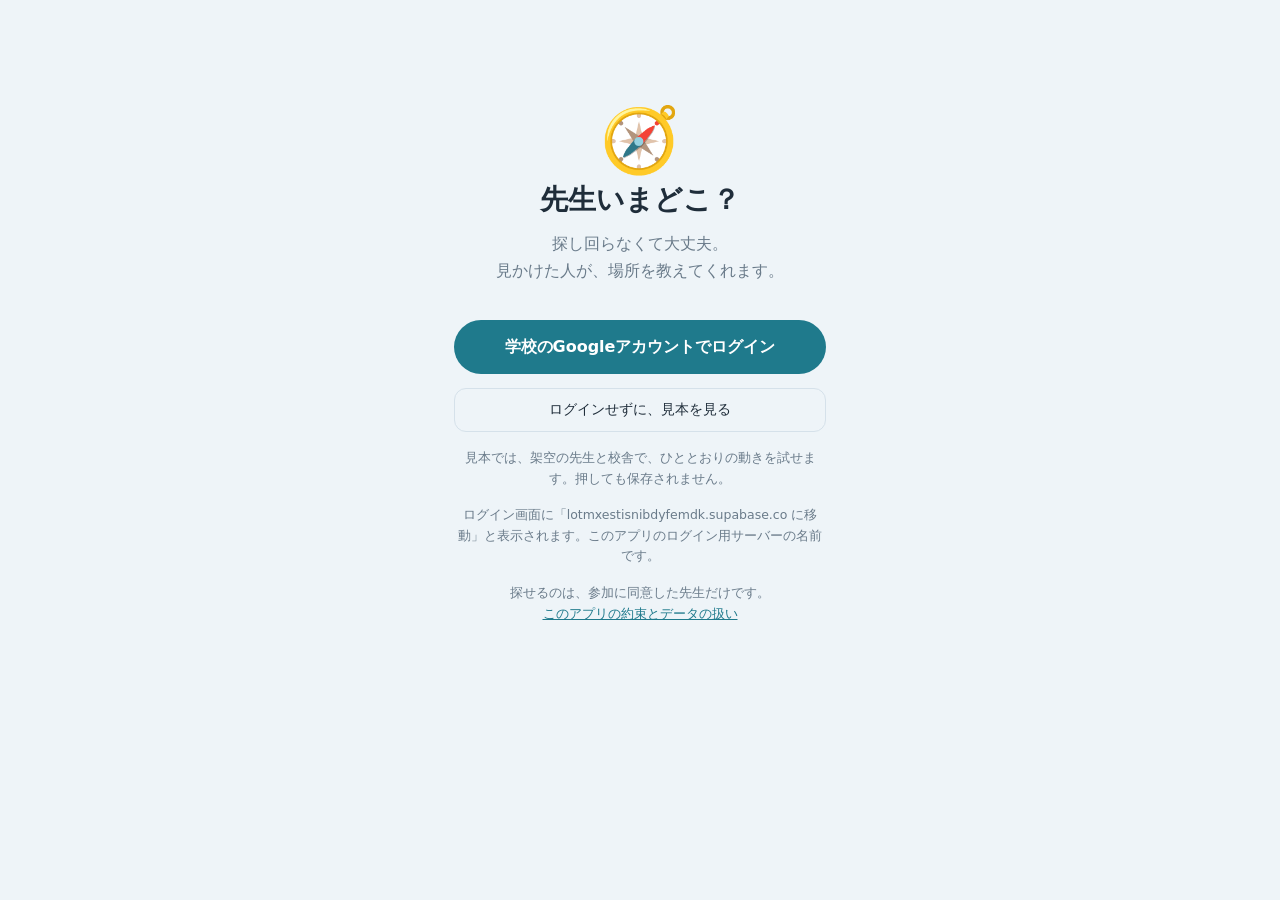
<file: index.html>
<!doctype html>
<html lang="ja">
<head>
<meta charset="utf-8">
<meta name="viewport" content="width=device-width, initial-scale=1, viewport-fit=cover">
<meta name="theme-color" content="#eef4f8">
<title>先生いまどこ？</title>
<meta name="description" content="先生を探し回る時間をなくすための、学内向けアプリ">
<link rel="manifest" href="manifest.webmanifest">
<link rel="icon" href="icon.svg" type="image/svg+xml">
<link rel="apple-touch-icon" href="icon.svg">
<link rel="stylesheet" href="style.css?v=2">
</head>
<body>
<div id="boot" class="center"><p>読み込んでいます…</p></div>

<section id="login" class="center" hidden>
  <div class="logo">🧭</div>
  <h1>先生いまどこ？</h1>
  <p class="lead">探し回らなくて大丈夫。<br>見かけた人が、場所を教えてくれます。</p>
  <button id="login-btn" class="primary">学校のGoogleアカウントでログイン</button>
  <p id="login-error" class="error" hidden></p>
  <button id="demo-btn" class="ghost wide">ログインせずに、見本を見る</button>
  <p class="small">見本では、架空の先生と校舎で、ひととおりの動きを試せます。押しても保存されません。</p>
  <p class="small">ログイン画面に「lotmxestisnibdyfemdk.supabase.co に移動」と表示されます。このアプリのログイン用サーバーの名前です。</p>
  <p class="small">探せるのは、参加に同意した先生だけです。<br><a href="privacy.html">このアプリの約束とデータの扱い</a></p>
</section>

<div id="app" hidden>
  <main>
    <p id="demo-banner" class="banner" hidden>🧪 見本モードです。先生・生徒・校舎はすべて架空で、押しても保存されません。<button id="demo-exit" class="linkbtn">ログイン画面へ</button></p>
    <p id="hours" class="banner" hidden>いまは使える時間外です（月〜土の7時〜19時に使えます）。</p>

    <section id="view-find" class="view">
      <header><p class="eyebrow">さがす</p><h1>どの先生に、会いたい？</h1></header>
      <div id="my-searches"></div>
      <input id="filter" placeholder="先生の名前でしぼりこむ" autocomplete="off">
      <div id="teachers"></div>
    </section>

    <section id="view-answer" class="view" hidden>
      <header><p class="eyebrow">こたえる</p><h1>見かけた先生は、いますか？</h1></header>
      <p class="note">だれかが探している先生だけが、ここに出ます。見かけていなければ、何もしなくて大丈夫です。</p>
      <div id="requests"></div>
    </section>

    <section id="view-teacher" class="view" hidden>
      <header><p class="eyebrow">先生用</p><h1>参加と、いまの状況</h1></header>
      <div id="teacher"></div>
    </section>

    <section id="view-me" class="view" hidden>
      <header><p class="eyebrow">設定</p><h1>このアプリの約束</h1></header>
      <div class="card">
        <ul class="rules">
          <li>探せるのは、参加に同意した先生だけです。</li>
          <li>先生が「いまは探さないで」にしている間は、探せません。</li>
          <li>場所を知らせられるのは、だれかが探しているときだけです。</li>
          <li>知らせた場所は、探している人と先生本人にだけ届き、2時間で消えます。</li>
          <li>うその場所を知らせない。見かけたときだけ答える。</li>
          <li>先生を追いかけたり、休憩中に呼び止めたりするために使わない。</li>
        </ul>
      </div>
      <div id="admin"></div>
      <div class="row">
        <a class="ghost" href="privacy.html">約束とデータの扱い</a>
        <button id="logout-btn" class="ghost">ログアウト</button>
      </div>
      <p class="small" id="ver"></p>
    </section>
  </main>

  <nav id="tabs">
    <button data-view="find" class="on"><span>🔍</span>さがす</button>
    <button data-view="answer"><span>🙋</span>こたえる<i id="badge" hidden></i></button>
    <button data-view="teacher" id="tab-teacher" hidden><span>🧑‍🏫</span>先生用</button>
    <button data-view="me"><span>⚙️</span>設定</button>
  </nav>
</div>

<!-- 場所を選ぶ -->
<div id="picker" class="sheet" hidden>
  <div class="sheet-body">
    <div class="sheet-head"><b id="picker-title"></b><button id="picker-close" class="x" aria-label="閉じる">×</button></div>
    <div class="seg" id="floor-seg"></div>
    <div id="map"></div>
    <div id="others" class="chips"></div>
    <p id="picked" class="picked">地図の部屋を押して、場所を選んでください。</p>
    <div id="ago-row" class="row3" hidden>
      <button data-ago="0" class="primary sm">たった今</button>
      <button data-ago="30" class="primary sm">30分くらい前</button>
      <button data-ago="60" class="primary sm">1時間くらい前</button>
    </div>
    <button id="picker-ok" class="primary" hidden>この場所にする</button>
  </div>
</div>

<div id="toast" hidden role="status"></div>
<script src="vendor/supabase.js"></script>
<script src="app.js?v=2"></script>
</body>
</html>
</file>
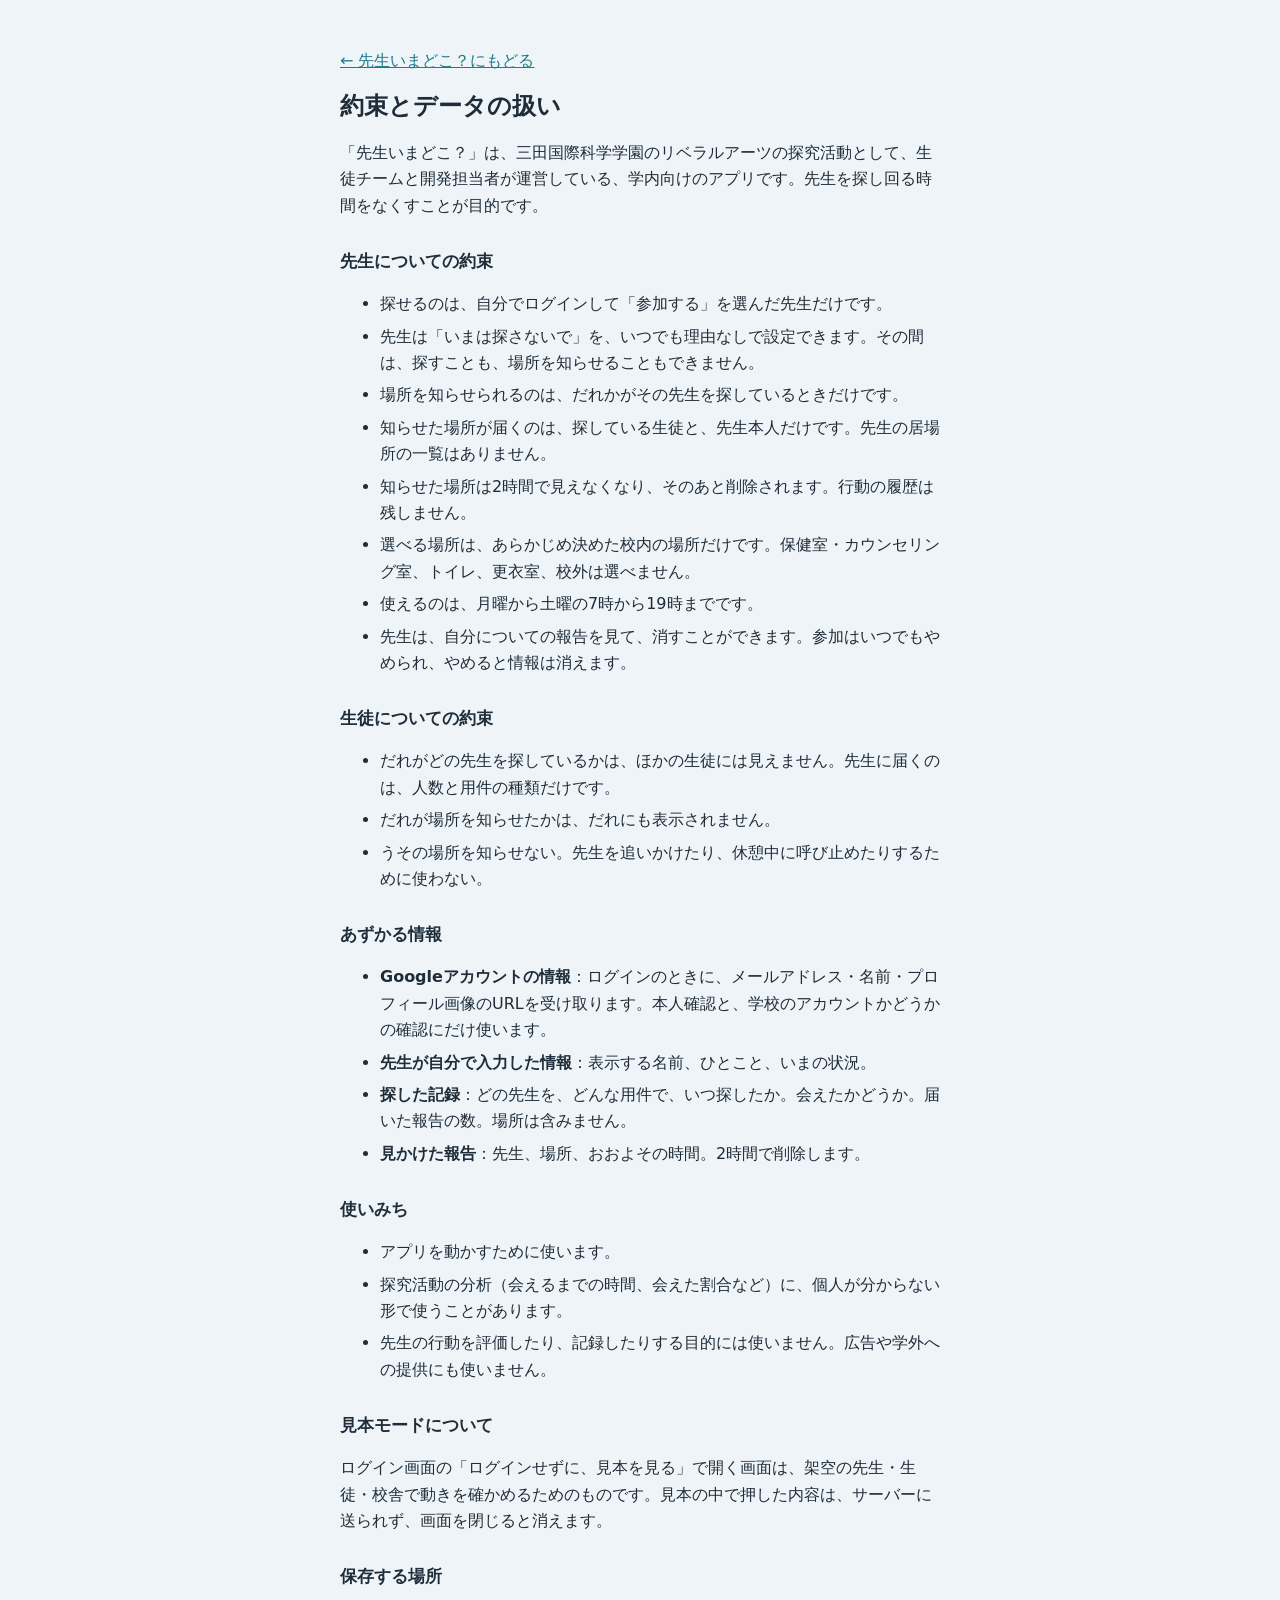
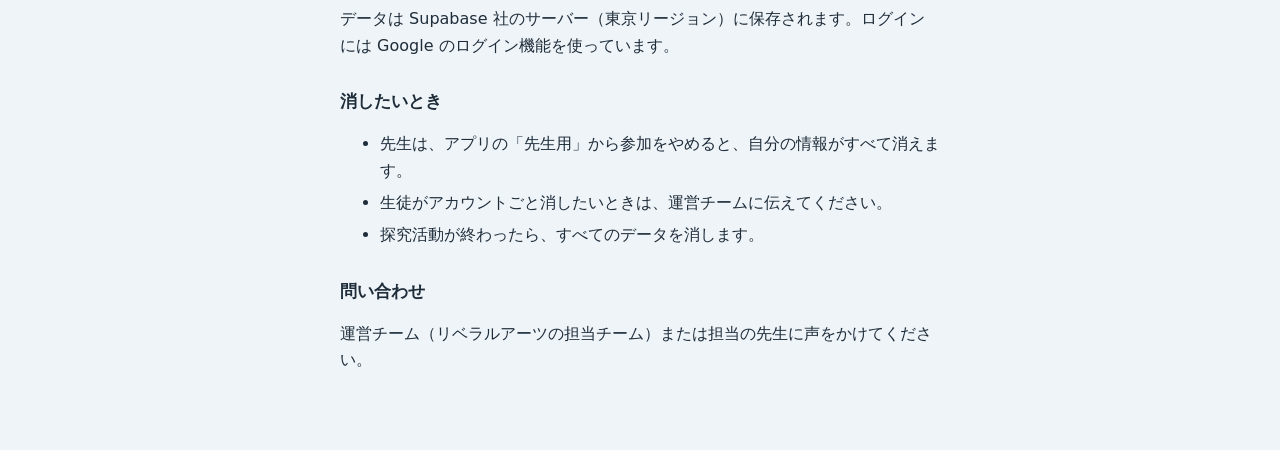
<file: privacy.html>
<!doctype html>
<html lang="ja">
<head>
<meta charset="utf-8">
<meta name="viewport" content="width=device-width, initial-scale=1">
<title>約束とデータの扱い｜先生いまどこ？</title>
<link rel="icon" href="icon.svg" type="image/svg+xml">
<link rel="stylesheet" href="style.css?v=2">
</head>
<body>
<div class="doc">
<p><a href="./">← 先生いまどこ？にもどる</a></p>
<h1>約束とデータの扱い</h1>
<p>「先生いまどこ？」は、三田国際科学学園のリベラルアーツの探究活動として、生徒チームと開発担当者が運営している、学内向けのアプリです。先生を探し回る時間をなくすことが目的です。</p>

<h2>先生についての約束</h2>
<ul>
  <li>探せるのは、自分でログインして「参加する」を選んだ先生だけです。</li>
  <li>先生は「いまは探さないで」を、いつでも理由なしで設定できます。その間は、探すことも、場所を知らせることもできません。</li>
  <li>場所を知らせられるのは、だれかがその先生を探しているときだけです。</li>
  <li>知らせた場所が届くのは、探している生徒と、先生本人だけです。先生の居場所の一覧はありません。</li>
  <li>知らせた場所は2時間で見えなくなり、そのあと削除されます。行動の履歴は残しません。</li>
  <li>選べる場所は、あらかじめ決めた校内の場所だけです。保健室・カウンセリング室、トイレ、更衣室、校外は選べません。</li>
  <li>使えるのは、月曜から土曜の7時から19時までです。</li>
  <li>先生は、自分についての報告を見て、消すことができます。参加はいつでもやめられ、やめると情報は消えます。</li>
</ul>

<h2>生徒についての約束</h2>
<ul>
  <li>だれがどの先生を探しているかは、ほかの生徒には見えません。先生に届くのは、人数と用件の種類だけです。</li>
  <li>だれが場所を知らせたかは、だれにも表示されません。</li>
  <li>うその場所を知らせない。先生を追いかけたり、休憩中に呼び止めたりするために使わない。</li>
</ul>

<h2>あずかる情報</h2>
<ul>
  <li><b>Googleアカウントの情報</b>：ログインのときに、メールアドレス・名前・プロフィール画像のURLを受け取ります。本人確認と、学校のアカウントかどうかの確認にだけ使います。</li>
  <li><b>先生が自分で入力した情報</b>：表示する名前、ひとこと、いまの状況。</li>
  <li><b>探した記録</b>：どの先生を、どんな用件で、いつ探したか。会えたかどうか。届いた報告の数。場所は含みません。</li>
  <li><b>見かけた報告</b>：先生、場所、おおよその時間。2時間で削除します。</li>
</ul>

<h2>使いみち</h2>
<ul>
  <li>アプリを動かすために使います。</li>
  <li>探究活動の分析（会えるまでの時間、会えた割合など）に、個人が分からない形で使うことがあります。</li>
  <li>先生の行動を評価したり、記録したりする目的には使いません。広告や学外への提供にも使いません。</li>
</ul>

<h2>見本モードについて</h2>
<p>ログイン画面の「ログインせずに、見本を見る」で開く画面は、架空の先生・生徒・校舎で動きを確かめるためのものです。見本の中で押した内容は、サーバーに送られず、画面を閉じると消えます。</p>

<h2>保存する場所</h2>
<p>データは Supabase 社のサーバー（東京リージョン）に保存されます。ログインには Google のログイン機能を使っています。</p>

<h2>消したいとき</h2>
<ul>
  <li>先生は、アプリの「先生用」から参加をやめると、自分の情報がすべて消えます。</li>
  <li>生徒がアカウントごと消したいときは、運営チームに伝えてください。</li>
  <li>探究活動が終わったら、すべてのデータを消します。</li>
</ul>

<h2>問い合わせ</h2>
<p>運営チーム（リベラルアーツの担当チーム）または担当の先生に声をかけてください。</p>
</div>
</body>
</html>
</file>
<file: style.css>
:root {
  --bg: #eef4f8; --card: #ffffff; --line: #d5e1ea; --text: #1f2d3a; --mute: #6a7b8a;
  --accent: #1f7a8c; --accent-ink: #ffffff; --soft: #dff0f3; --warn: #b8502f; --hot: #f2a33a;
}
* { box-sizing: border-box; -webkit-tap-highlight-color: transparent; }
html, body { margin: 0; min-height: 100%; }
body { background: var(--bg); color: var(--text); line-height: 1.65;
  font-family: "Hiragino Maru Gothic ProN", "Hiragino Sans", "Noto Sans JP", "Yu Gothic", system-ui, sans-serif; }
[hidden] { display: none !important; }
button, input, select { font: inherit; color: inherit; }
button { cursor: pointer; }
a { color: var(--accent); }
.center { max-width: 420px; margin: 0 auto; padding: 12vh 24px 40px; text-align: center; }
.logo { font-size: 64px; line-height: 1; margin-bottom: 8px; }
.center h1 { font-size: 28px; margin: 0 0 12px; }
.lead { color: var(--mute); margin: 0 0 28px; }
.small { font-size: 12.5px; color: var(--mute); margin: 16px 0 0; }
.error { color: var(--warn); font-size: 14px; background: #fbe9e2; border-radius: 12px; padding: 10px 14px; }
.banner { background: #fff3d6; border: 1px solid #f0d9a0; border-radius: 12px; padding: 10px 14px; font-size: 13.5px; margin: 0 0 12px; }
main { max-width: 560px; margin: 0 auto; padding: calc(18px + env(safe-area-inset-top)) 16px 110px; }
header { margin: 8px 4px 16px; }
.eyebrow { color: var(--accent); font-size: 13px; letter-spacing: .1em; margin: 0 0 4px; font-weight: 600; }
h1 { font-size: 24px; line-height: 1.4; margin: 0; }
h2 { font-size: 15px; margin: 0 0 8px; }
.note { font-size: 13px; color: var(--mute); margin: -4px 4px 14px; }
.card { background: var(--card); border: 1px solid var(--line); border-radius: 18px; padding: 16px; margin-bottom: 12px; }
.card.hot { border-color: var(--hot); box-shadow: 0 0 0 2px #f2a33a33; }
input, select { width: 100%; background: #fff; border: 1px solid var(--line); border-radius: 12px; padding: 12px; }
input:focus, select:focus { outline: 2px solid var(--accent); outline-offset: 1px; }
#filter { margin-bottom: 12px; }
label { display: block; font-size: 14px; font-weight: 600; margin: 10px 0 6px; }
.row { display: flex; gap: 8px; flex-wrap: wrap; align-items: center; }
.row input { flex: 1; min-width: 0; }
.row3 { display: grid; grid-template-columns: repeat(3, 1fr); gap: 6px; }
.primary { width: 100%; min-height: 54px; border: 0; border-radius: 27px; margin-top: 8px; background: var(--accent); color: var(--accent-ink); font-size: 16px; font-weight: 700; }
.primary.sm { min-height: 48px; font-size: 13.5px; border-radius: 14px; padding: 4px; }
.primary:disabled { opacity: .45; }
.ghost { display: inline-flex; align-items: center; justify-content: center; text-decoration: none; background: transparent; border: 1px solid var(--line); border-radius: 12px; min-height: 44px; padding: 8px 14px; font-size: 14px; color: var(--text); }
.ghost.warn { color: var(--warn); }
.ghost.on { background: var(--soft); border-color: var(--accent); color: var(--accent); font-weight: 700; }
.ghost:disabled { opacity: .5; }
.ghost.wide { width: 100%; margin-top: 14px; }
.linkbtn { background: none; border: 0; padding: 0 2px; color: var(--accent); text-decoration: underline; font-size: inherit; }
.chips { display: flex; gap: 6px; flex-wrap: wrap; margin-top: 8px; }
.chips p { width: 100%; margin: 0; font-size: 13px; color: var(--mute); }
.t-head { display: flex; align-items: center; gap: 10px; }
.t-head .sp { flex: 1; }
.t-name { font-size: 17px; font-weight: 700; }
.t-note { font-size: 12.5px; color: var(--mute); }
.status { font-size: 13.5px; background: var(--soft); border-radius: 12px; padding: 8px 12px; margin: 10px 0 0; }
.status.off { background: #f1f1f1; color: var(--mute); }
.status small { color: var(--mute); }
.sight { list-style: none; margin: 10px 0 0; padding: 0; }
.sight li { display: flex; gap: 8px; align-items: center; padding: 8px 0; border-top: 1px dashed var(--line); font-size: 14.5px; }
.sight li b { flex: 1; }
.sight li span { color: var(--mute); font-size: 12.5px; white-space: nowrap; }
.waiting { font-size: 13.5px; color: var(--mute); margin: 10px 0 0; }
.rules { margin: 0; padding-left: 20px; font-size: 14px; }
.rules li { margin-bottom: 4px; }
.empty { text-align: center; color: var(--mute); padding: 30px 12px; font-size: 14px; }
.x { background: none; border: 0; color: var(--mute); font-size: 22px; min-width: 40px; min-height: 40px; padding: 0; }
.seg { display: flex; gap: 6px; margin-bottom: 8px; }
.seg button { flex: 1; min-height: 40px; border-radius: 10px; border: 1px solid var(--line); background: #fff; font-size: 14px; }
.seg button.on { background: var(--accent); color: #fff; border-color: var(--accent); font-weight: 700; }
/* 地図 */
.fmap { width: 100%; height: auto; display: block; background: #f7fafc; border: 1px solid var(--line); border-radius: 14px; touch-action: manipulation; }
.fmap .room rect { stroke: #ffffff; stroke-width: 1.5; }
.fmap .room text { font-size: 9px; text-anchor: middle; fill: #1f2d3a; pointer-events: none; font-weight: 600; }
.fmap .room .num { font-size: 6.5px; fill: #5b6b78; font-weight: 400; }
.fmap .room.sel-able { cursor: pointer; }
.fmap .k-jhs rect { fill: #cfe6f5; } .fmap .k-shs rect { fill: #f6d9c4; } .fmap .k-staff rect { fill: #cfe9cf; }
.fmap .k-special rect { fill: #ffffff; stroke: #9fb1bf; } .fmap .k-common rect { fill: #f3ecd0; } .fmap .k-closed rect { fill: #e6e6e6; }
.fmap .k-closed text { fill: #9aa3aa; }
.fmap .room.picked rect { fill: var(--accent); stroke: #0e4b57; } .fmap .room.picked text { fill: #fff; }
.fmap .room.seen rect { stroke: var(--hot); stroke-width: 3; }
.fmap .pin { fill: var(--hot); stroke: #fff; stroke-width: 1.5; } .fmap .pin-t { font-size: 8px; fill: #fff; text-anchor: middle; font-weight: 700; pointer-events: none; }
.fmap .star { font-size: 13px; text-anchor: middle; pointer-events: none; }
.legend { font-size: 11.5px; color: var(--mute); margin: 6px 2px 0; }
.sheet { position: fixed; inset: 0; z-index: 30; background: #1f2d3a66; display: flex; align-items: flex-end; justify-content: center; }
.sheet-body { background: var(--bg); width: 100%; max-width: 560px; max-height: 94vh; overflow: auto; border-radius: 20px 20px 0 0; padding: 12px 14px calc(16px + env(safe-area-inset-bottom)); }
.sheet-head { display: flex; align-items: center; justify-content: space-between; margin-bottom: 6px; }
.picked { font-size: 14px; margin: 10px 2px 2px; font-weight: 600; }
#tabs { position: fixed; left: 0; right: 0; bottom: 0; display: flex; justify-content: center; background: rgba(238,244,248,.95); backdrop-filter: blur(10px); border-top: 1px solid var(--line); padding-bottom: env(safe-area-inset-bottom); }
#tabs button { flex: 1; max-width: 140px; background: none; border: 0; padding: 9px 0 11px; font-size: 11px; color: var(--mute); position: relative; }
#tabs button span { display: block; font-size: 20px; filter: grayscale(1) opacity(.55); }
#tabs button.on { color: var(--accent); font-weight: 600; }
#tabs button.on span { filter: none; }
#badge { position: absolute; top: 4px; left: calc(50% + 8px); min-width: 18px; height: 18px; border-radius: 9px; background: var(--hot); color: #fff; font-size: 11px; font-style: normal; font-weight: 700; line-height: 18px; padding: 0 4px; }
#toast { position: fixed; left: 50%; bottom: 92px; transform: translateX(-50%); z-index: 40; background: var(--text); color: #fff; padding: 10px 18px; border-radius: 20px; font-size: 14px; max-width: 88vw; text-align: center; }
.doc { max-width: 640px; margin: 0 auto; padding: 32px 20px 60px; }
.doc h1 { font-size: 24px; } .doc h2 { font-size: 17px; margin-top: 28px; } .doc li { margin-bottom: 6px; }
</file>
